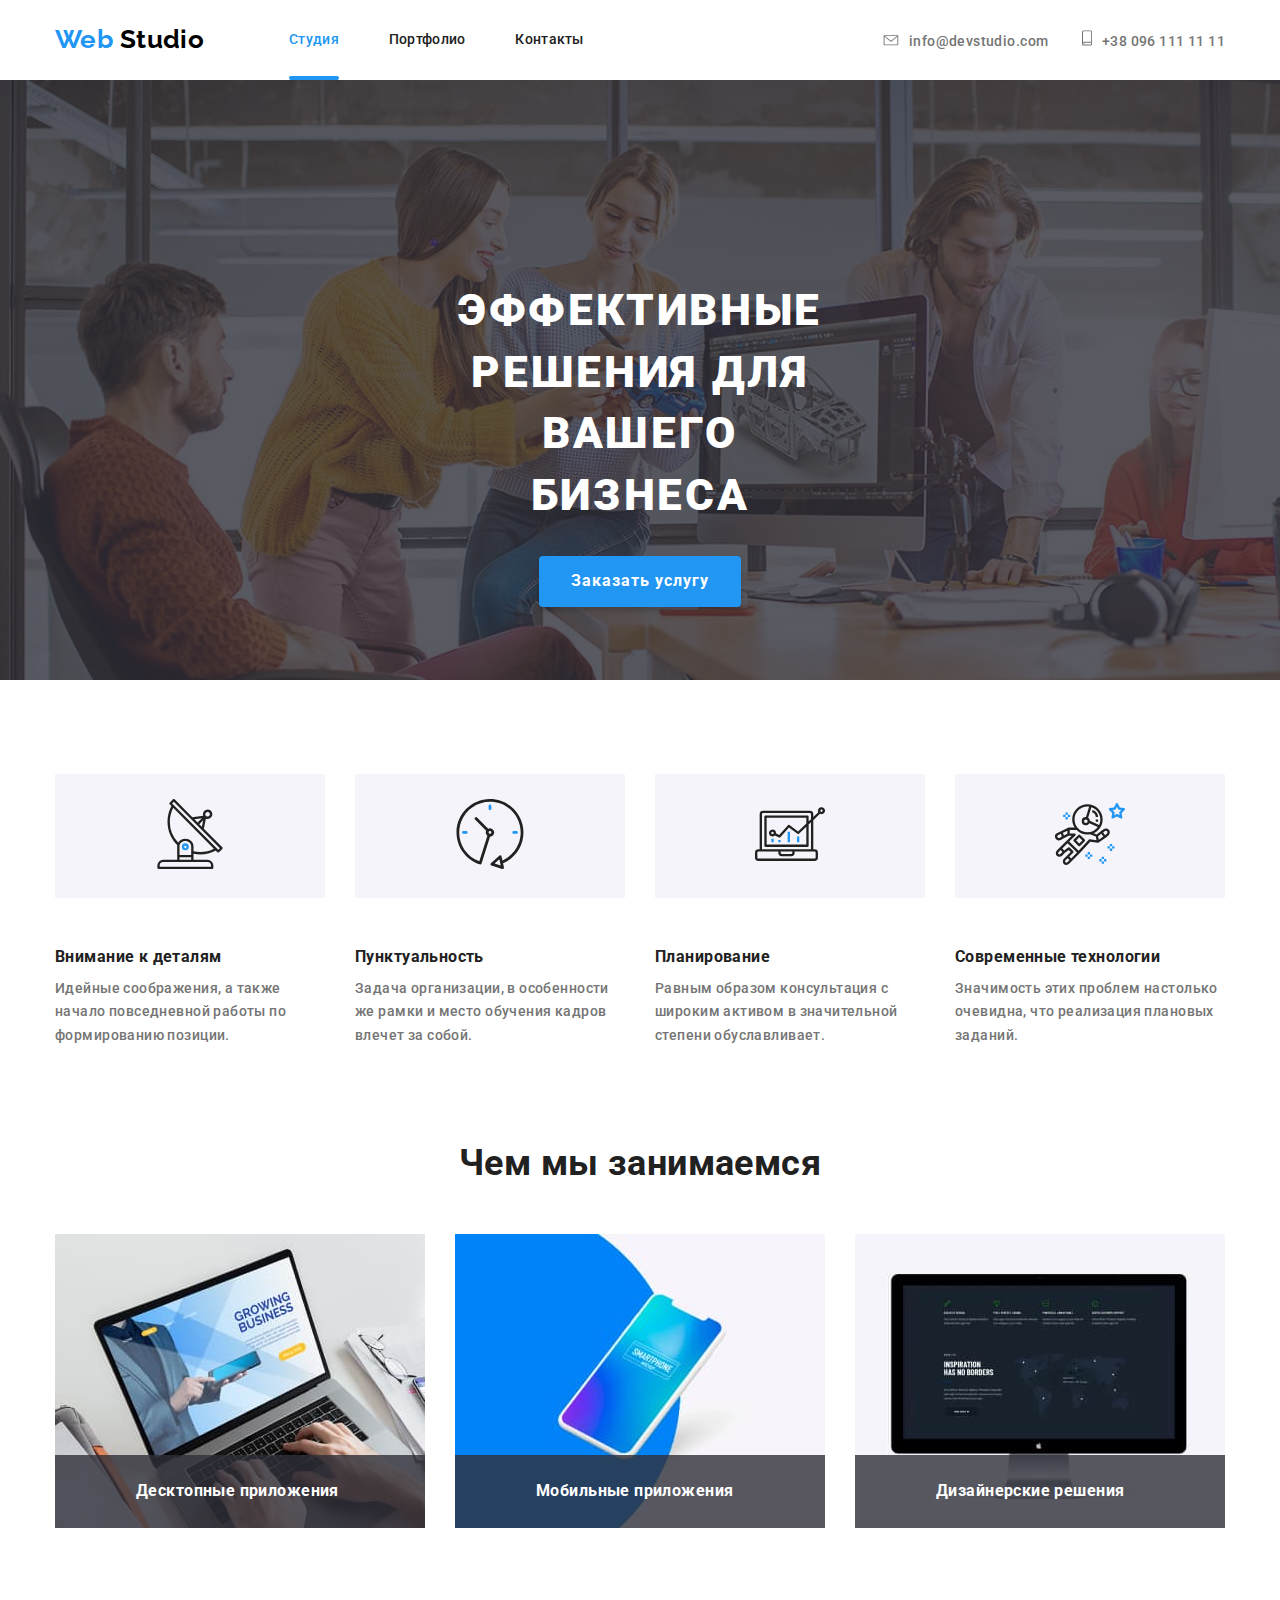
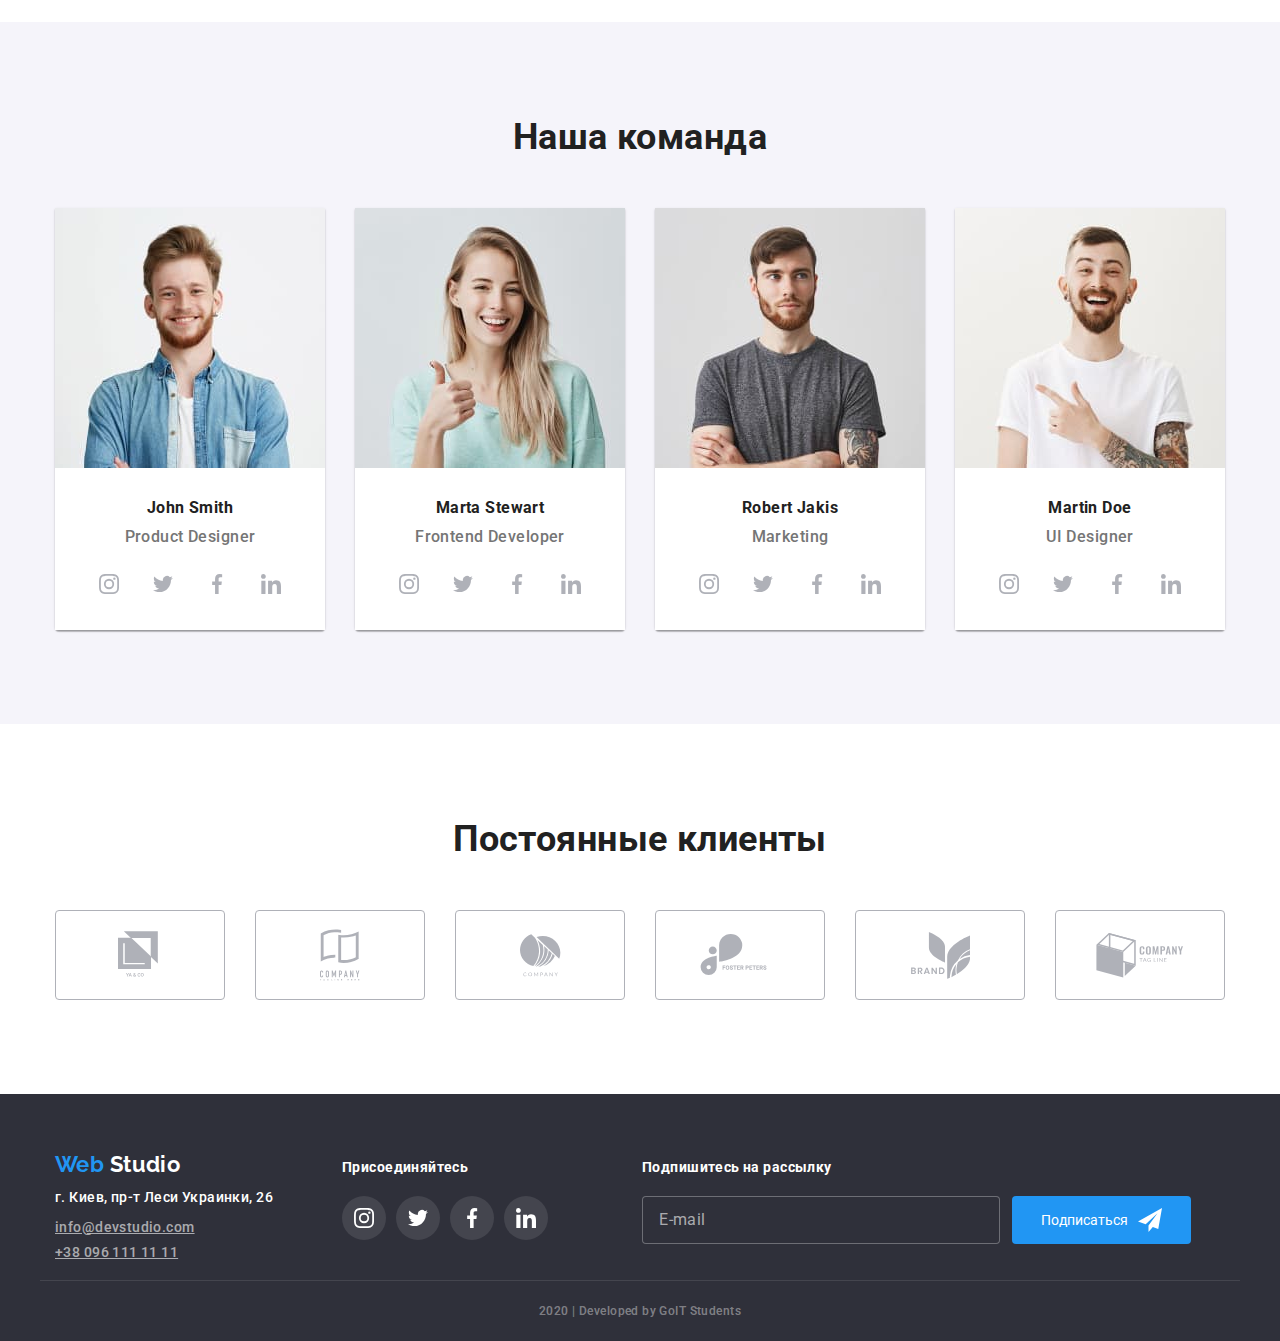
<file: index.html>
<!DOCTYPE html>
<html lang="ru">
<head>
    <meta charset="UTF-8">
    <meta name="viewport" content="width=device-width, initial-scale=1.0">
    <title>Web studio</title>
    <link href="https://fonts.googleapis.com/css2?family=Raleway:wght@700&family=Roboto:wght@300;400;500;700;900&display=swap" rel="stylesheet">
    <link rel="stylesheet" href="https://cdnjs.cloudflare.com/ajax/libs/modern-normalize/0.6.0/modern-normalize.min.css">
    <link rel="stylesheet" href="./css/styles.css">
</head>

<body class="body">


    <!-- header -->
<header class="header-section">
     
    <div class="container header-container">
        
        <nav class="nav-menu"> 
            <a href="" class="logo"><span class="logo-web">Web </span>Studio</a>
            <ul class="nav-header list">
              <li class="nav-item"><a href="./index.html" class="nav-link active">Студия</a></li>
              <li class="nav-item"><a href="./portfolio.html" class="nav-link">Портфолио</a></li>
              <li class="nav-item"><a href="" class="nav-link">Контакты</a></li>
           </ul>
        </nav>

        <div class="address-contact">
            <a href="mailto:info@devstudio.com" class="nav-contacts">
                <svg class="icon-header" width="16px" height="11px">
                    <use href="./img/sprite.svg#icon-envelope"></use>
                    </svg>info@devstudio.com</a>
            <a href="tel:+380961111111" class="nav-contacts">
                <svg class="icon-header" width="10px" height="16px">
                    <use href="./img/sprite.svg#icon-smartphone"></use>
                    </svg>+38 096 111 11 11</a>
        </div>
        
    </div>


 </header>






 <!-- main -->
   <main>


    <!-- main-banner -->
     
      <section class="hero-section">
          <div>
          <h1 class="hero-title">ЭФФЕКТИВНЫЕ РЕШЕНИЯ ДЛЯ ВАШЕГО БИЗНЕСА</h1>
          <button data-modal-open class="btn-open-modal" type="button">Заказать услугу</button>
        </div>
     </section>


  
<!-- advantages -->
<section class="advantages-section">
    
    <div class="container">
        <h2 class="visually-hidden">Наши преимущества</h2>
        
        <ul class="list advantages-list">
            <li class="advantages-link">
                <div class="backgrd-icon-advant">
                <svg class="icon-advantages" width="70px" height="70px">
                <use href="./img/sprite.svg#icon-antena"></use>
                </svg></div>
                <h3 class="advantages-subtitle">Внимание к деталям</h3>
                <p class="advantages-disc">Идейные соображения, а также начало повседневной работы по формированию позиции.</p>
            </li>
            
            <li class="advantages-link">
                <div class="backgrd-icon-advant">
                    <svg class="icon-advantages" width="70px" height="70px">
                    <use href="./img/sprite.svg#icon-clock"></use>
                    </svg></div>
                <h3 class="advantages-subtitle">Пунктуальность</h3>
                <p class="advantages-disc">Задача организации, в особенности же рамки и место обучения кадров влечет за собой.</p>
            </li>
            
            <li class="advantages-link">
                <div class="backgrd-icon-advant">
                    <svg class="icon-advantages" width="70px" height="70px">
                    <use href="./img/sprite.svg#icon-diagram"></use>
                    </svg></div>
                <h3 class="advantages-subtitle">Планирование</h3>
                <p class="advantages-disc">Равным образом консультация с широким активом в значительной степени обуславливает.</p>
            </li>
            
            <li class="advantages-link">
                <div class="backgrd-icon-advant">
                    <svg class="icon-advantages" width="70px" height="70px">
                    <use href="./img/sprite.svg#icon-astronaut"></use>
                    </svg></div>
                <h3 class="advantages-subtitle">Современные технологии</h3>
                <p class="advantages-disc">Значимость этих проблем настолько очевидна, что реализация плановых заданий.</p>
            </li>
        
        </ul>
    </div>

</section>



<!-- our products-->
<section class="products-section">
    
    <div class="container">
        
        <h2 class="products-title">Чем мы занимаемся</h2>
        
        <ul class="list products-list">
            <li class="product-item">
                <div class="products-pad">
                <img src="./img/laptop.jpg" alt="компьютер" width="370" height="294">
                <h3 class="products-subtitle">Десктопные приложения</h3>
            </div>
            </li>
            
            <li class="product-item">
                <div class="products-pad">
                <img src="./img/phone.jpg" alt="телефон" width="370" height="294">
                <h3 class="products-subtitle">Мобильные приложения</h3>
                </div>
            </li>
            
            <li class="product-item">
                <div class="products-pad">
                <img src="./img/monitor.jpg" alt="монитор" width="370" height="294">
                <h3 class="products-subtitle">Дизайнерские решения</h3>
                </div>
            </li>
        </ul>
    
    </div>

</section>
      
<!-- team -->
<section class="team-section">
    
    <div class="container">
        
        <h2 class="team-title">Наша команда</h2>
        
        <ul class="list team-list">
            <li class="team-item">
                <img class="img-team" src="./img/JohnSmith.jpg" alt="Джон Смит" width="270" height="260">
                
                <div class="team-card">
                    <h3 class="team-name">John Smith</h3>
                    <p class="profession">Product Designer</p>

                    <ul class="team-icon-list">
                        
                        <li>
                            <a aria-label="лого инстраграм" class="team-icon-link" href="">
                                <svg class="team-icon" width="20px" height="20px">
                                    <use href="./img/sprite.svg#icon-instagram"></use>
                                </svg>
                            </a>
                        </li>

                        <li>
                            <a aria-label="лого твитер" class="team-icon-link" href="">
                                <svg class="team-icon" width="20px" height="20px">
                                    <use href="./img/sprite.svg#icon-twitter"></use>
                                </svg>
                            </a>
                        </li>

                        <li>
                            <a aria-label="лого фейсбук" class="team-icon-link" href="">
                                <svg class="team-icon" width="20px" height="20px">
                                    <use href="./img/sprite.svg#icon-facebook"></use>
                                </svg>
                            </a>
                        </li>

                        <li>
                            <a aria-label="лого линкедин" class="team-icon-link" href="">
                                <svg class="team-icon" width="20px" height="20px">
                                    <use href="./img/sprite.svg#icon-linkedin"></use>
                                </svg>
                            </a>
                        </li>


                       

                    </ul>
                    
                    
                   
                    
                </div>
            </li>
           

           <li class="team-item">
               <img class="img-team" src="./img/MartaSteward.jpg" alt="Марта Стюард" width="270" height="260">
               
               <div class="team-card">
                   <h3 class="team-name">Marta Stewart</h3>
                   <p class="profession">Frontend Developer</p>

                   <ul class="team-icon-list">
                        
                    <li>
                        <a aria-label="лого инстаграм" class="team-icon-link" href="">
                            <svg class="team-icon" width="20px" height="20px">
                                <use href="./img/sprite.svg#icon-instagram"></use>
                            </svg>
                        </a>
                    </li>

                    <li>
                        <a aria-label="лого твитер" class="team-icon-link" href="">
                            <svg class="team-icon" width="20px" height="20px">
                                <use href="./img/sprite.svg#icon-twitter"></use>
                            </svg>
                        </a>
                    </li>

                    <li>
                        <a aria-label="лого фейсбук" class="team-icon-link" href="">
                            <svg class="team-icon" width="20px" height="20px">
                                <use href="./img/sprite.svg#icon-facebook"></use>
                            </svg>
                        </a>
                    </li>

                    <li>
                        <a aria-label="лого линкидин" class="team-icon-link" href="">
                            <svg class="team-icon" width="20px" height="20px">
                                <use href="./img/sprite.svg#icon-linkedin"></use>
                            </svg>
                        </a>
                    </li>


                   

                </ul>

                   
                    
                    
                </div>
            </li>


            <li class="team-item">
                <img class="img-team" src="./img/RobertJakis.jpg" alt="Роберт" width="270" height="260">
                
                <div class="team-card">
                    <h3 class="team-name">Robert Jakis</h3>
                    <p class="profession">Marketing</p>

                    <ul class="team-icon-list">
                        
                        <li>
                            <a aria-label="лого инстаграм" class="team-icon-link" href="">
                                <svg class="team-icon" width="20px" height="20px">
                                    <use href="./img/sprite.svg#icon-instagram"></use>
                                </svg>
                            </a>
                        </li>

                        <li>
                            <a aria-label="лого твитер" class="team-icon-link" href="">
                                <svg class="team-icon" width="20px" height="20px">
                                    <use href="./img/sprite.svg#icon-twitter"></use>
                                </svg>
                            </a>
                        </li>

                        <li>
                            <a aria-label="лого фейсбук" class="team-icon-link" href="">
                                <svg class="team-icon" width="20px" height="20px">
                                    <use href="./img/sprite.svg#icon-facebook"></use>
                                </svg>
                            </a>
                        </li>

                        <li>
                            <a aria-label="лого линкедин" class="team-icon-link" href="">
                                <svg class="team-icon" width="20px" height="20px">
                                    <use href="./img/sprite.svg#icon-linkedin"></use>
                                </svg>
                            </a>
                        </li>


                       

                    </ul>
                    
                    
                </div>
            </li>



            <li class="team-item">
                <img class="img-team" src="./img/Martindoe.jpg" alt="Мартин Дое" width="270" height="260">
                
                <div class="team-card">
                    <h3 class="team-name">Martin Doe</h3>
                    <p class="profession">UI Designer</p>

                    <ul class="team-icon-list">
                        
                        <li>
                            <a aria-label="лого инстаграм" class="team-icon-link" href="">
                                <svg class="team-icon" width="20px" height="20px">
                                    <use href="./img/sprite.svg#icon-instagram"></use>
                                </svg>
                            </a>
                        </li>

                        <li>
                            <a aria-label="лого твитер" class="team-icon-link" href="">
                                <svg class="team-icon" width="20px" height="20px">
                                    <use href="./img/sprite.svg#icon-twitter"></use>
                                </svg>
                            </a>
                        </li>

                        <li>
                            <a aria-label="лого фейсбук" class="team-icon-link" href="">
                                <svg class="team-icon" width="20px" height="20px">
                                    <use href="./img/sprite.svg#icon-facebook"></use>
                                </svg>
                            </a>
                        </li>

                        <li>
                            <a aria-label="лого линкидин" class="team-icon-link" href="">
                                <svg class="team-icon" width="20px" height="20px">
                                    <use href="./img/sprite.svg#icon-linkedin"></use>
                                </svg>
                            </a>
                        </li>


                       

                    </ul>
                
                </div>
            </li>
        </ul>
    </div>
</section>



<!-- our-costomurs -->
<section class="costumer-section">
    
    <div class="container">
        <h2 class="costumer-title">Постоянные клиенты</h2>
        
        <ul class="list custumer-list">
            
            <li class="customer-item">
                <h3 class="visually-hidden">Компании-1</h3>
                <a aria-label="лого компании 1" class="customer-link-icon" href="">
                    <svg class="costomer-icon" width="44" height="49">
                    <use href="./img/sprite.svg#icon-logoone"></use>
                    </svg>
                </a>
            </li>
            
            <li class="customer-item">
                <h3 class="visually-hidden">Компания-2</h3>
                <a aria-label="лого компании 2" class="customer-link-icon" href="">
                    <svg class="costomer-icon" width="40" height="52">
                    <use href="./img/sprite.svg#icon-logotwo"></use>
                    </svg>
                </a>
                
                
            </li>
            
            <li class="customer-item">
                <h3 class="visually-hidden">Компания-3</h3>
                <a aria-label="лого компании 3" class="customer-link-icon" href="">
                    <svg class="costomer-icon" width="41" height="43">
                    <use href="./img/sprite.svg#icon-logothree"></use>
                    </svg>
                </a>
                
            </li>
            
            <li class="customer-item">
                <h3 class="visually-hidden">Компания-4</h3>
                <a aria-label="лого компании 4" class="customer-link-icon" href="">
                    <svg class="costomer-icon" width="80" height="42">
                    <use href="./img/sprite.svg#icon-logofour"></use>
                    </svg>
                </a>
                
            </li>
            
            <li class="customer-item">
                <h3 class="visually-hidden">Компания-5</h3>
                <a aria-label="лого компании 5" class="customer-link-icon" href="">
                    <svg class="costomer-icon" width="59" height="47">
                    <use href="./img/sprite.svg#icon-logofive"></use>
                    </svg>
                </a>
                
            </li>
            
            <li class="customer-item">
                <h3 class="visually-hidden">Компания-6</h3>
                <a aria-label="лого компании 6" class="customer-link-icon" href="">
                    <svg class="costomer-icon" width="88" height="45">
                    <use href="./img/sprite.svg#icon-logsix"></use>
                    </svg>
                </a>
                
            </li>
        </ul>
    </div>
</section> 
</main>






<!-- footer -->
<footer class="footer">
    
    <div class="container footer-container">
        
        <div class="footer-list">
            <a class="footer-logo" href="">Web <span class="footer-logo-studio">Studio</span></a>
            
            <address>
                <p class="footer-address">г. Киев, пр-т Леси Украинки, 26</p> 
                <a class="footer-contacts" href="mailto:info@devstudio.com">info@devstudio.com</a>
                <a class="footer-contacts" href="tel:0961111111">+38 096 111 11 11</a>
            </address>
        </div>
        
        
        <div class="footer-list footer-join">
            
            <b class="footer-auth">Присоединяйтесь</b>
            <ul class="footer-auth-list list">
                <li class="footer-auth-item">
                        <a aria-label="лого инстаграм" class="footer-icon-link" href="">
                            <svg class="team-icon footer-icon" width="20px" height="20px">
                                <use href="./img/sprite.svg#icon-instagram"></use>
                            </svg>
                        </a>
                    </li>

                    <li class="footer-auth-item">
                        <a aria-label="лого твиттер" class="footer-icon-link" href="">
                            <svg class="team-icon footer-icon" width="20px" height="20px">
                                <use href="./img/sprite.svg#icon-twitter"></use>
                            </svg>
                        </a>
                    </li>

                    <li class="footer-auth-item">
                        <a aria-label="лого фейсбук" class="footer-icon-link" href="">
                            <svg class="team-icon footer-icon" width="20px" height="20px">
                                <use href="./img/sprite.svg#icon-facebook"></use>
                            </svg>
                        </a>
                    </li>

                    <li class="footer-auth-item">
                        <a aria-label="лого линкедин" class="footer-icon-link" href="">
                            <svg class="team-icon footer-icon" width="20px" height="20px">
                                <use href="./img/sprite.svg#icon-linkedin"></use>
                            </svg>
                        </a>
                    </li>


                   

                
            </ul>
        </div>
        
        
        <div class="footer-list">
            
            <b class="footer-auth">Подпишитесь на рассылку</b>
            <form class="form-footer">
                <input class="input-footer" type="email" name="mail" placeholder="E-mail">
                <button class="button-footer" type="submit">Подписаться<svg class="icon-send" width="24" height="24">
                    <use href="./img/sprite.svg#icon-send"></use>
                </svg></button>
            </form>
            
             
        </div>
    
    </div>
    
    <p class="footer-developer">2020 | Developed by GoIT Students</p>

</footer>

<!-- Модальное окно -->
 <div class="backdrop is-hidden" data-modal>
     <form class="modal-form">
         
        <p class="modal-title">Оставьте свои данные, мы вам перезвоним</p>
        
        <p class="modal-box">
            <input class="modal-input" type="text" name="feedback" id="name" placeholder=" ">
            <label class="modal-label" for="name">Имя</label>
            <svg class="icon-modal" width="18" height="18">
                <use href="./img/sprite.svg#icon-person-black"></use>
            </svg>
        </p>
        
        <p class="modal-box">
            <input class="modal-input" type="tel" name="feedback" id="tel" placeholder=" ">
            <label class="modal-label" for="tel">Телефон</label>
            <svg class="icon-modal" width="18" height="18">
                <use href="./img/sprite.svg#icon-phone-black"></use>
            </svg>
        </p>
        
        <p class="modal-box">
            <input class="modal-input" type="email" name="feedback" id="mail" placeholder=" ">
            <label class="modal-label" for="mail">Почта</label>
            <svg class="icon-modal" width="18" height="18">
                <use href="./img/sprite.svg#icon-email-black"></use>
            </svg>
        </p>
        
        <p class="modal-box textarea-box">
            <textarea class="modal-textarea" name="feedback" id="coments" placeholder="Коментарий"></textarea>
            
        </p>
        
        <p class="checkbox">
            <label class="label-checkbox">
                <input class="modal-checkbox" type="checkbox" name="feedback">
                <span class="icon-checkbox"></span>Соглашаюсь с рассылкой и принимаю <a class="contract-link" href="">Условия договора</a>
            </label>
            
        </p>
        
        <button class="modal-btn" type="submit">Отправить</button>
        
        <button class="modal-btn-close" data-modal-close>
            
            <svg class="icon-close" width="18" height="18">
                <use href="./img/sprite.svg#icon-close-black"></use>
            </svg>
        </button>

    </form>

</div>

<script src="./js/modal.js"></script>
</body>
</html>
</file>
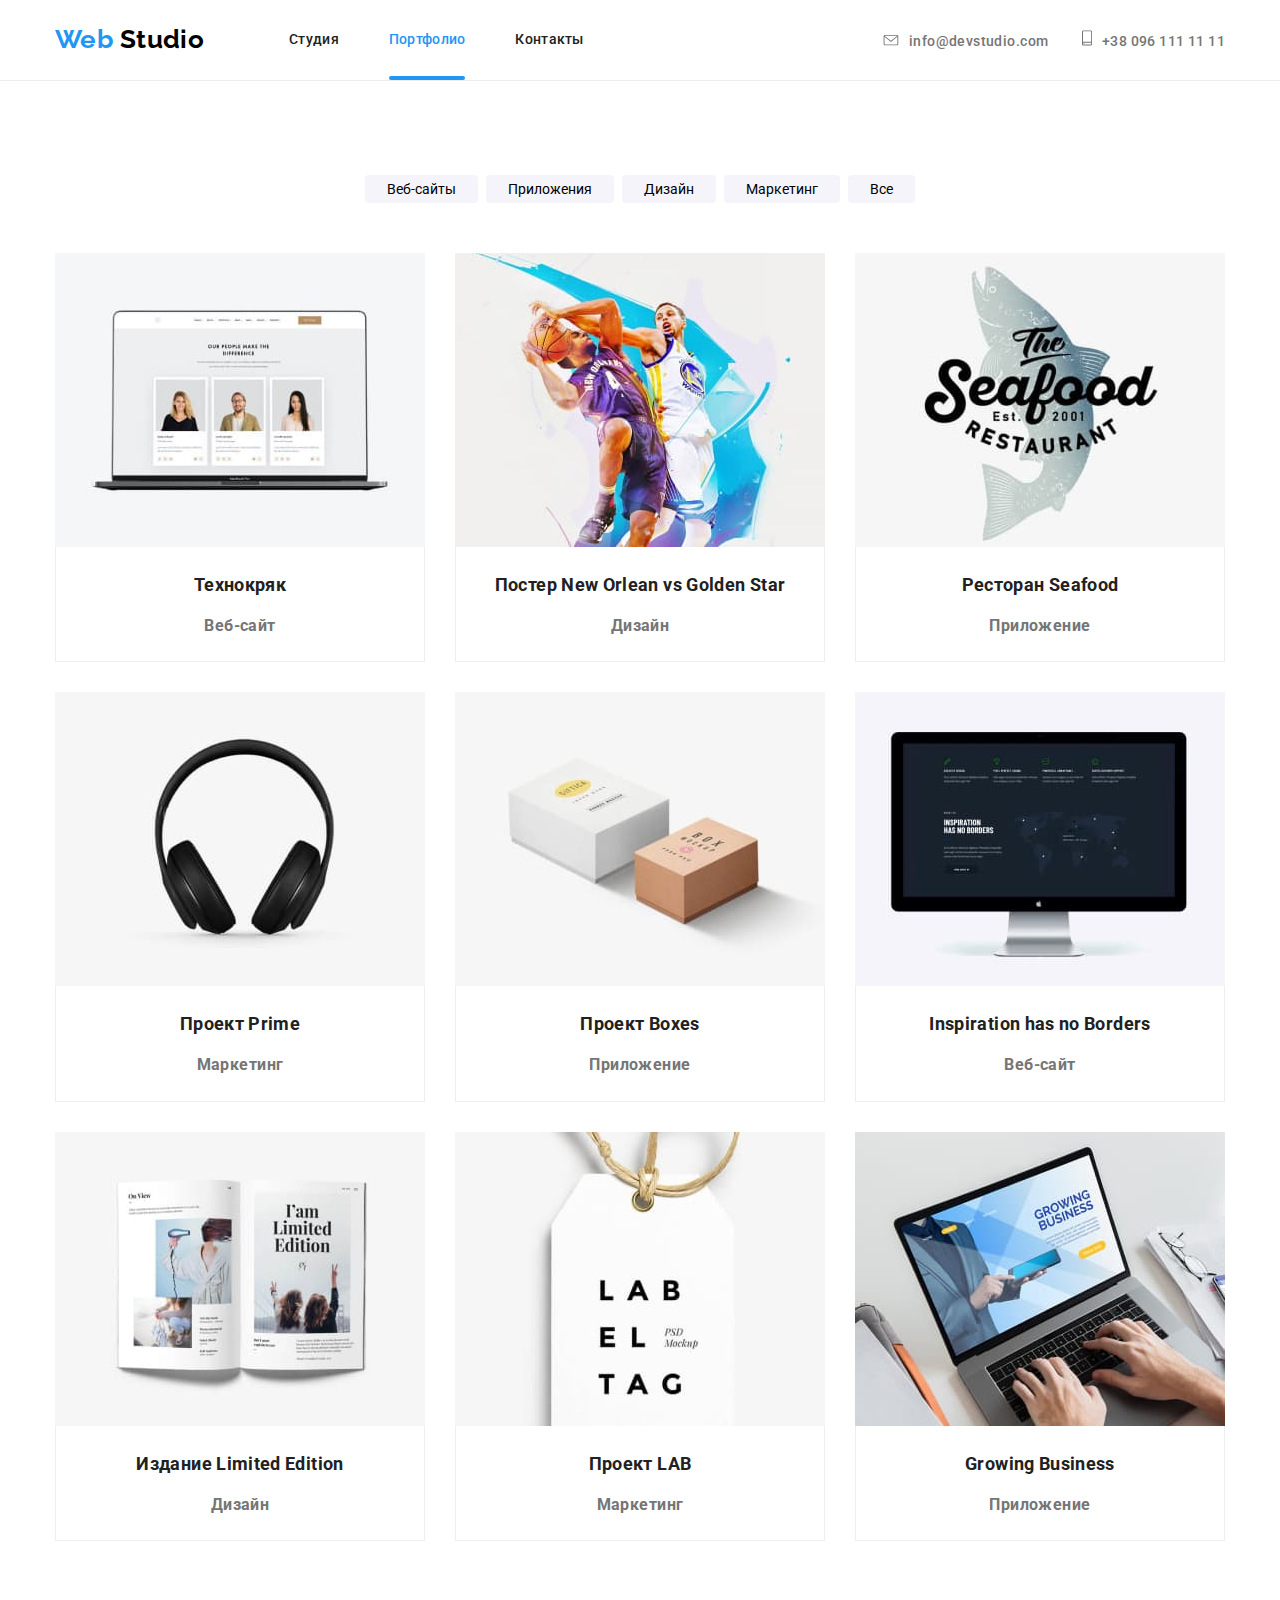
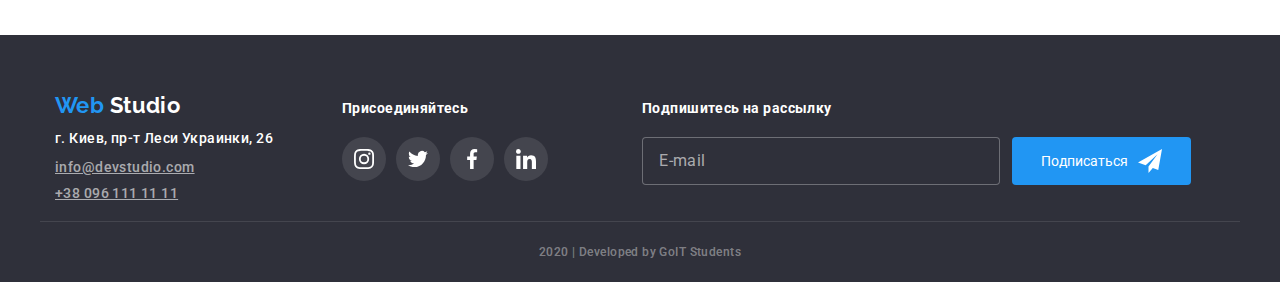
<file: portfolio.html>
<!DOCTYPE html>
<html lang="ru">
<head>
    <meta charset="UTF-8">
    <meta name="viewport" content="width=device-width, initial-scale=1.0">
    <title>Portfolio</title>
    <link href="https://fonts.googleapis.com/css2?family=Raleway:wght@700&family=Roboto:wght@300;400;500;700;900&display=swap" rel="stylesheet">
    <link rel="stylesheet" href="https://cdnjs.cloudflare.com/ajax/libs/modern-normalize/0.6.0/modern-normalize.min.css">
    <link rel="stylesheet" href="./css/styles.css">
</head>
<body class="body">
 
   <!-- header -->
   <header class="header-section">
     
      <div class="container header-container">
          
          <nav class="nav-menu"> 
              <a href="./index.html" class="logo"><span class="logo-web">Web </span>Studio</a>
              <ul class="nav-header list">
                <li class="nav-item"><a href="./index.html" class="nav-link">Студия</a></li>
                <li class="nav-item"><a href="./portfolio.html" class="nav-link active">Портфолио</a></li>
                <li class="nav-item"><a href="" class="nav-link">Контакты</a></li>
             </ul>
          </nav>
  
          <div class="address-contact">
              <a href="mailto:info@devstudio.com" class="nav-contacts">
                  <svg class="icon-header" width="16px" height="11px">
                      <use href="./img/sprite.svg#icon-envelope"></use>
                      </svg>info@devstudio.com</a>
              <a href="tel:+380961111111" class="nav-contacts">
                  <svg class="icon-header" width="10px" height="16px">
                      <use href="./img/sprite.svg#icon-smartphone"></use>
                      </svg>+38 096 111 11 11</a>
          </div>
          
      </div>
  
  
   </header>


 
   <!-- main -->
<main>
   
   <section class="portfolio-section">
      <div class="container">
         
         <ul class="portfolio-nav-list">
            <li class="portfolio-nav-link"><button class="radio-btn" type="button">Веб-сайты</button></li>
            <li class="portfolio-nav-link"><button class="radio-btn" type="button">Приложения</button></li>
            <li class="portfolio-nav-link"><button class="radio-btn" type="button">Дизайн</button></li>
            <li class="portfolio-nav-link"><button class="radio-btn" type="button">Маркетинг</button></li>
            <li class="portfolio-nav-link"><button class="radio-btn" type="button">Все</button></li>
         </ul>
         

         <!-- список продуктов компании -->

         <h1 class="visually-hidden">Все проэкты</h1>
         
         <ul class="portfolio-projects-list">
            
            <li class="portfolio-projects-item">
               
               <a class="portfolio-projects-link" href="">
                  <div class="portfolio-pad">
                  <img class="portfolio-projects-img" src="./img/laptemok.jpg" alt="ноутбук">
                  <p class="portfolio-projects-disk">Технокряк это современная площадка распространения коронавируса. Компании используют эту платформу для цифрового шпионажа и атак на защищённые сервера конкурентов.</p>
                  </div>
                  
                  <div class="portfolio-card">
                     <h2  class="portfolio-projects-title">Технокряк</h2>
                     <h3  class="portfolio-projects-subtitle">Веб-сайт</h3>
                     
                  </div>
               </a>
           </li>
         
         
           <li class="portfolio-projects-item">
            
            <a class="portfolio-projects-link" href="">
               <div class="portfolio-pad">
               <img class="portfolio-projects-img" src="./img/poster.jpg" alt="баскетболисты">
               <p class="portfolio-projects-disk">Технокряк это современная площадка распространения коронавируса. 
                  Компании используют эту платформу для цифрового шпионажа и атак на защищённые сервера конкурентов.
               </p>
            </div>
            
               <div class="portfolio-card">
                  <h2 class="portfolio-projects-title">Постер New Orlean vs Golden Star</h2>
                  <h3 class="portfolio-projects-subtitle">Дизайн</h3>
               </div>
               
            </a>

         </li>
         
         
         <li class="portfolio-projects-item">
            <a class="portfolio-projects-link" href="">
               <div class="portfolio-pad">
               <img class="portfolio-projects-img" src="./img/seafood.jpg" alt="название ресторана seafood">
               <p class="portfolio-projects-disk">Технокряк это современная площадка распространения коронавируса. 
                  Компании используют эту платформу для цифрового шпионажа и атак на защищённые сервера конкурентов.
               </p>
            </div>
               <div class="portfolio-card">
                  <h2 class="portfolio-projects-title">Ресторан Seafood</h2>
                  <h3 class="portfolio-projects-subtitle">Приложение</h3>
                  
               </div>
               
            </a>
         </li>
         
         <li class="portfolio-projects-item">
            <a class="portfolio-projects-link" href="">
               <div class="portfolio-pad">
               <img class="portfolio-projects-img" src="./img/headphone.jpg" alt="наушники">
               <p class="portfolio-projects-disk">Технокряк это современная площадка распространения коронавируса. 
                  Компании используют эту платформу для цифрового шпионажа и атак на защищённые сервера конкурентов.
               </p>
               </div>

               <div class="portfolio-card">
                  <h2 class="portfolio-projects-title">Проект Prime</h2>
                  <h3 class="portfolio-projects-subtitle">Маркетинг</h3>
                  
               </div>
               
            </a>
         </li>
         
         
         <li class="portfolio-projects-item">
            <a class="portfolio-projects-link" href="">
               <div class="portfolio-pad">
               <img class="portfolio-projects-img" src="./img/boxes.jpg" alt="коробки">
               <p class="portfolio-projects-disk">Технокряк это современная площадка распространения коронавируса. 
                  Компании используют эту платформу для цифрового шпионажа и атак на защищённые сервера конкурентов.
               </p>
               </div>

               <div class="portfolio-card">
                  <h2 class="portfolio-projects-title">Проект Boxes</h2>
                  <h3 class="portfolio-projects-subtitle">Приложение</h3>
                  
               </div>
            </a>
         </li>
         
         <li class="portfolio-projects-item">
            <a class="portfolio-projects-link" href="">
               <div class="portfolio-pad">
               <img class="portfolio-projects-img" src="./img/monpage.jpg" alt="монитор">
               <p class="portfolio-projects-disk">Технокряк это современная площадка распространения коронавируса. 
                  Компании используют эту платформу для цифрового шпионажа и атак на защищённые сервера конкурентов.
               </p>
               </div>

               <div class="portfolio-card">
                  <h2 class="portfolio-projects-title">Inspiration has no Borders</h2>
                  <h3 class="portfolio-projects-subtitle">Веб-сайт</h3>
                  
               </div>
               
            </a>
         </li>
         
         
         <li class="portfolio-projects-item">
            <a class="portfolio-projects-link" href="">
               <div class="portfolio-pad">
               <img class="portfolio-projects-img" src="./img/book.jpg" alt="книжка">
               <p class="portfolio-projects-disk">Технокряк это современная площадка распространения коронавируса. 
                  Компании используют эту платформу для цифрового шпионажа и атак на защищённые сервера конкурентов.
               </p>
               </div>
               
               <div class="portfolio-card">
                  <h2 class="portfolio-projects-title">Издание Limited Edition</h2>
                  <h3 class="portfolio-projects-subtitle">Дизайн</h3>
                  
               </div>
               
            </a>
         </li>
         
         <li class="portfolio-projects-item">
            <a class="portfolio-projects-link" href="">
               <div class="portfolio-pad">
               <img class="portfolio-projects-img" src="./img/labproject.jpg" alt="название проэкта lab">
               <p class="portfolio-projects-disk">Технокряк это современная площадка распространения коронавируса. 
                  Компании используют эту платформу для цифрового шпионажа и атак на защищённые сервера конкурентов.
               </p>
             </div>

               <div class="portfolio-card">
                  <h2 class="portfolio-projects-title">Проект LAB</h2>
                  <h3 class="portfolio-projects-subtitle">Маркетинг</h3>
                  
               </div>
               
            </a>
         </li>
         
         <li class="portfolio-projects-item">
            <a class="portfolio-projects-link" href="">
               <div class="portfolio-pad">
               <img class="portfolio-projects-img " src="./img/laptop.jpg" alt="">
               <p class="portfolio-projects-disk">Технокряк это современная площадка распространения коронавируса. 
                  Компании используют эту платформу для цифрового шпионажа и атак на защищённые сервера конкурентов.
               </p>
            </div>

               <div class="portfolio-card">
                  <h2 class="portfolio-projects-title">Growing Business</h2>
                  <h3 class="portfolio-projects-subtitle">Приложение</h3>
                  
               </div>
               
            </a>
         </li>
      
      </ul>
   
   </div>

</section>

</main>
 


<!-- footer -->
<footer class="footer">
    
   <div class="container footer-container">
       
       <div class="footer-list">
           <a class="footer-logo" href="">Web <span class="footer-logo-studio">Studio</span></a>
           
           <address>
               <p class="footer-address">г. Киев, пр-т Леси Украинки, 26</p> 
               <a class="footer-contacts" href="mailto:info@devstudio.com">info@devstudio.com</a>
               <a class="footer-contacts" href="tel:0961111111">+38 096 111 11 11</a>
           </address>
       </div>
       
       
       <div class="footer-list footer-join">
           
           <b class="footer-auth">Присоединяйтесь</b>
           <ul class="footer-auth-list list">
               <li class="footer-auth-item">
                       <a aria-label="лого инстаграм" class="footer-icon-link" href="">
                           <svg class="team-icon footer-icon" width="20px" height="20px">
                               <use href="./img/sprite.svg#icon-instagram"></use>
                           </svg>
                       </a>
                   </li>

                   <li class="footer-auth-item">
                       <a aria-label="лого твиттер" class="footer-icon-link" href="">
                           <svg class="team-icon footer-icon" width="20px" height="20px">
                               <use href="./img/sprite.svg#icon-twitter"></use>
                           </svg>
                       </a>
                   </li>

                   <li class="footer-auth-item">
                       <a aria-label="лого фейсбук" class="footer-icon-link" href="">
                           <svg class="team-icon footer-icon" width="20px" height="20px">
                               <use href="./img/sprite.svg#icon-facebook"></use>
                           </svg>
                       </a>
                   </li>

                   <li class="footer-auth-item">
                       <a aria-label="лого линкедин" class="footer-icon-link" href="">
                           <svg class="team-icon footer-icon" width="20px" height="20px">
                               <use href="./img/sprite.svg#icon-linkedin"></use>
                           </svg>
                       </a>
                   </li>


                  

               
           </ul>
       </div>
       
       
       <div class="footer-list">
           
           <b class="footer-auth">Подпишитесь на рассылку</b>
           <form class="form-footer">
               <input class="input-footer" type="email" name="mail" id="mail" placeholder="E-mail">
               <button class="button-footer" type="submit">Подписаться<svg class="icon-send" width="24" height="24">
                   <use href="./img/sprite.svg#icon-send"></use>
               </svg></button>
           </form>
           
            
       </div>
   
   </div>
   
   <p class="footer-developer">2020 | Developed by GoIT Students</p>

</footer>

</body>
</html>
</file>
<file: css/styles.css>
html {
    box-sizing: border-box;
  }
  
  *,
  *::before,
  *::after {
    box-sizing: inherit;
  }
  

:root
{
    --primery-text-color:#212121;
    --accent-color:#757575;
 }


img
{
    display: block;
    
}


.body
{
   font-family: 'Roboto', sans-serif;
   background-color: #FFFFFF;
   font-size: 14px;
   line-height: 1.14;
   font-weight: 500;
   letter-spacing: 0.03em;
  
}

/* Container */

.container
{
    margin-left: auto;
    margin-right: auto;
    width: 1200px;
    padding-left: 15px;
    padding-right: 15px;
    

}



.list
{
    list-style: none;
    margin: 0;
    padding: 0;
}


/* невидимые заголовки */
.visually-hidden
{
    position: absolute;
    width: 1px;
    height: 1px;
    margin: -1px;
    border: 0;
    padding: 0;
    clip: rect(0 0 0 0);
    overflow: hidden;
}



/* header */


.nav-header
{
    
    display: flex;
    
}

.nav-menu
{
    display: flex;
    align-items: center;
}

/* logo*/
.logo
{
    display: block;
    margin-right: 85px;

    color: #000000;
    font-family: 'Raleway', sans-serif;
    font-size: 26px;
    line-height: 1.2;
    font-weight: 700;
    text-decoration: none;
}

.logo-web
{
   color: #2196F3;
}



/* headers navigation */

.nav-item
{
    position: relative;
}


.nav-item:not(:last-child)
{
    margin-right: 50px;
   }




.nav-link
{
    display: block;
    padding-top: 32px;
    padding-bottom: 32px;
    color: var(--primery-text-color);
    letter-spacing: 0.02em;
    text-decoration: none;
    transition-property: color;
    transition-duration: 250ms;
    transition-timing-function: cubic-bezier(0.4, 0, 0.2, 1);
}




.nav-link:hover,.nav-link:focus
{
    color:#2196F3;

}

.active 
{
    color: #2196F3;;
}

.active::after
{
    content: '';
    position: absolute;
    bottom: 0;
    left: 0;

    height: 4px;
    width: 100%;
    border-radius: 2px;
    background-color: #2196F3;
}


/* headers contacts */

.header-container
{
    display: flex;
    align-items: center;
}

.address-contact
{
   
    margin-left: auto;
}


.nav-contacts
{
  
    padding-top: 32px;
    padding-bottom: 32px;
    color: var(--accent-color);
    text-decoration: none;
    font-style: normal;
    transition-property: color;
    transition-duration: 250ms;
    transition-timing-function: cubic-bezier(0.4, 0, 0.2, 1);
}
.nav-contacts:hover,.nav-contacts:focus
{
    color:#2196F3;
}

.nav-contacts:not(:last-child)
{
    margin-right: 30px;
}






.icon-header
{
   
    margin-right: 10px;
    fill: #757575;
    transition-property: fill;
    transition-duration: 250ms;
    transition-timing-function: cubic-bezier(0.4, 0, 0.2, 1);
}


.nav-contacts:hover .icon-header
{
    fill:#2196F3;
}


/* buttons */
.button
{
    font-weight: 700;
    line-height: 1.88;
    display: inline-block;
    min-width: 200px;
    color: #FFFFFF;
    background-color: #2196F3;
    font-size: 16px;
    text-decoration: none;
    border-radius: 4px;
    text-align: center;
    transition-property: color;
    transition-duration: 250ms;
    transition-timing-function: cubic-bezier(0.4, 0, 0.2, 1);
    
}

.button:hover,.button:focus
{
    color: #2F303A;;
}


.button.primery
{
    padding: 10px 32px;
}

.button.secondary
{
    display: flex;
    padding: 10px 28px;
    align-items: center;
}


/* main banner */

.hero-section
{
    max-width: 1600px;
    height: 600px;
    margin-left: auto;
    margin-right: auto;
    padding-top: 200px;
    padding-bottom: 280px;
    padding-right: 452px;
    padding-left: 452px;
    
    text-align: center;
    background-image: linear-gradient(rgba(47, 48, 58, 0.8),rgba(47, 48, 58, 0.8)), url(../img/mainban.jpg);
    background-color: black;
    
}


.hero-title
{
    
    margin-top: 0px;
    margin-bottom: 30px;

    
    font-size: 44px;
    font-weight: 900;
    line-height: 1.4;
    letter-spacing: 0.06em;
    color: #FFFFFF;
    
    
  
}







/* advantages */
.advantages-section
{
    padding-top: 94px;
}

.backgrd-icon-advant
{   
    padding: 25px 100px;
    margin-bottom: 50px;
    
    background-color: #F5F4FA;
}



.advantages-list
{
    display: flex;

}


.advantages-link
{
width: calc((100%-90px) / 4);
}


.advantages-link:not(:last-child)
{
    margin-right: 30px;
}


.advantages-subtitle
{
    color: var(--primery-text-color);
    font-weight: 700;
    margin-top: 0px;
    margin-bottom: 10px;
    padding: 0;
}

.advantages-disc
{
    color: var(--accent-color);
    line-height: 1.7;
    margin: 0px;
    padding: 0px;
}

/* our products */

.products-section
{
    padding-top: 94px;
    padding-bottom: 94px;
}

.products-list
{
    display: flex;
}

.product-item
{
    width: calc((100%-60px) / 3);
}

.product-item:not(:last-child)
{
margin-right: 30px;
}

.products-pad
{
    position: relative;
}



.products-title
{   
    padding: 0;
    margin-top: 0px;
    margin-bottom: 50px;
    margin-left: 0px;
    margin-right: 0px;
    text-align: center;
    color: var(--primery-text-color);
    font-size: 36px;
    font-weight: 700;
    line-height: 1.17;
    
}

.products-subtitle
{
    position: absolute;
    bottom: 0;
    left: 0;
    width: 100%;
    color: #FFFFFF;
    font-weight: 700;
    background-color: rgba(47, 48, 58, 0.8);
    padding: 27px 81px;
    margin: 0px;
}




/* team */

.team-section
{
    background-color: #F5F4FA;
    padding-top: 94px;
    padding-bottom: 94px;
}



.team-list
{
    display: flex;
    justify-content: space-between;
}


.team-item
{
    width: calc((100%-90px) / 4);

    box-shadow: 0px 2px 1px rgba(0, 0, 0, 0.2), 0px 1px 1px rgba(0, 0, 0, 0.14), 0px 1px 3px rgba(0, 0, 0, 0.12);
    border-radius: 0px 0px 4px 4px;
}

.team-item:not(:last-child)
{
    margin-right: 30px;
}

.team-title
{
    margin-top: 0px;
    margin-right: 0px;
    margin-bottom: 50px;
    margin-left: 0px;
    padding: 0px;
    text-align: center;
    color: var(--primery-text-color);
    font-size: 36px;
    font-weight: 700;
    line-height: 1.17;
    
}



.team-card
{
    padding: 30px 32px 24px;
    background-color: #FFFFFF;

    
}

.team-name
{
    
    color: var(--primery-text-color);
    font-size: 16px;
    line-height: 1.19;
    margin-top: 0px;
    margin-bottom: 10px;
    text-align: center;
}

.profession
{
    text-align: center;
    color: var(--accent-color);
    font-size: 16px;
    line-height: 1.19;
    margin-top: 0px;
    margin-bottom: 16px;
}

.team-icon-list
{
    display: flex;
    justify-content: space-between;
    list-style: none;
    padding: 0px;
    margin: 0px;
}

.team-icon-link
{
    display: flex;
    justify-content: center;
    align-items: center;
    width: 44px;
    height: 44px;
    border-radius: 50px;
    color: #AFB1B8;

    transition: background-color 250ms cubic-bezier(0.4, 0, 0.2, 1), color 250ms cubic-bezier(0.4, 0, 0.2, 1);

}

.team-icon-link:hover,
.team-icon-link:focus
{
    background-color: #2196F3;
    color: #FFFFFF;
}



.team-icon
{
    fill: currentColor;   
    
}




.costumer-section
{
  padding-top: 94px;
  padding-bottom: 94px;
}

.custumer-list
{
    display: flex;
    margin: 0px;
    padding: 0px;
    justify-content: space-between;
    
}

.customer-item
{
    width: calc((100% - 150px) / 6);
}
.customer-item:not(:last-child)
{
    margin-right: 30px;
}



.costumer-title
{
    text-align: center;
    color: var(--primery-text-color);
    font-size: 36px;
    font-weight: 700;
    line-height: 1.17;
    margin-top: 0px;
    margin-right: 0px;
    margin-bottom: 50px;
    margin-left: 0px;
    padding: 0px;
}

.costumer-subtitle
{
    display: none;
    margin: 0px;
    padding: 0px;
}





.customer-link-icon
{
    display: flex;
    justify-content: center;
    align-items: center;
    margin: 0px;
    padding: 0px;
    width: 170px;
    height: 90px;
    border: 1px solid #AFB1B8;
    border-radius: 4px;
    transition: border 250ms cubic-bezier(0.4, 0, 0.2, 1), color 250ms cubic-bezier(0.4, 0, 0.2, 1);
    color: #AFB1B8;

    
}

.customer-link-icon:hover
{
    border: 1px solid #2196F3;
    color: #2196F3;
}

.costomer-icon
{
   fill: currentColor;
   
}




/* footer */
.footer
{
    padding-top: 57px;
    padding-bottom: 18px;
    background-color: #2F303A;
}

.footer-container
{
    display: flex;
    margin-bottom: 18px;
    align-items: baseline;
    border-bottom: 1px solid rgba(255, 255, 255, 0.1);
}


.footer-list:not(:last-child)
{
    margin-right: 69px;
    margin-bottom: 20px;
}

.footer-join.footer-list
{
    margin-right: 94px;
}


.footer-logo
{
    display: block;
    margin-bottom: 8px;
    color: #2196F3;
    font-family: 'Raleway', sans-serif;
    font-size: 22px;
    line-height: 1.2;
    font-weight: 700;
    text-decoration: none;
    
}
.footer-logo-studio
{
    color: #FFFFFF;
}

.footer-address
{
    display: block;
    margin-top: 0px;
    margin-bottom: 9px;
    color: #FFFFFF;
    line-height: 1.7;
    font-style: normal;
}


.footer-contacts
{
    display: block;
    
 line-height: 1.17;
 color: rgba(255, 255, 255, 0.6);
 font-style: normal;
 transition: color 250ms cubic-bezier(0.4, 0, 0.2, 1);
}

.footer-contacts:not(:last-child)
{
    margin-bottom: 9px;
}

.footer-contacts:hover
{
    color: #2196F3;
}

.footer-auth
{
    display: block;
    margin-bottom: 20px;
    color: #FFFFFF;
    font-weight: 700;
}



.footer-auth-link
{
    color: #FFFFFF;
    list-style: none;
}
.footer-auth-link:hover,.footer-auth-link:active
{
    color: #2196F3;
}

.footer-auth-list
{
    display: flex;
}

.footer-icon-link
{
    display: flex;
    justify-content: center;
    align-items: center;
    width: 44px;
    height: 44px;
    border-radius: 50px;
    background-color: rgba(255, 255, 255, 0.1);
    transition: background-color 250ms cubic-bezier(0.4, 0, 0.2, 1);
}

.footer-icon-link:hover,
.footer-icon-link:focus
{
    background-color: #2196F3;
}

.footer-icon
{
    fill: #FFFFFF;
}

.footer-auth-item:not(:last-child)

{
margin-right: 10px;
}

.footer-sign
{
    margin-right: 10px;
}

.icon-send
{
    
    fill: currentColor;
    margin-left: 10px;
    
}


.secondary
{
    color:#FFFFFF;
    transition: color 250ms cubic-bezier(0.4, 0, 0.2, 1);
}


.secondary:hover 
{
    color :#2F303A;;
}

.footer-developer
{
    text-align: center;
    margin-top: 0px;
    margin-bottom: 0px;
    color: rgba(255, 255, 255, 0.4);
    font-size: 12px;
    line-height: 2;
    
}

.form-footer
{
    display: flex;
    
}


.input-footer
{
    margin-right: 12px;
    min-width: 358px;
    padding: 15px 16px;
    border-radius: 4px;
    color: #FFFFFF;
    border: 1px solid rgba(255, 255, 255, 0.3);
    background-color: #2F303A;

}

.input-footer::placeholder
{
    color: rgba(255, 255, 255, 0.6);
    font-size: 16px;
    line-height: 1.3;
    letter-spacing: 0.03em;


}



.button-footer
{
    padding: 10px 29px;
    display: flex;
    align-items: center;
    background-color: #2196F3;
    color: #FFFFFF;
    
}

.button-footer:hover 
{
    cursor: pointer;
    color: #2F303A;
}




            /* portfolio */

.portfolio-header
{
    margin-bottom: 93px;
}


/* portfolio main */


.portfolio-section
{
    border-top: 1px solid #ECECEC;
    padding-top: 94px;
    padding-bottom: 94px;
}

.portfolio-nav-list
{
    display: flex;
    justify-content: center;
    margin-top: 0px;
    margin-bottom: 50px;
    padding: 0px;
    list-style: none;
}


/* радио кнопки */
button
{
    border: none;
    padding: 6px 22px;
    background-color: #F5F4FA;
    border-radius: 4px;
}

.portfolio-nav-link:not(:last-child)
{
    margin-right: 8px;
}



/* portfolio projects */


.radio-btn
{
    background: #F5F4FA;
    border-radius: 4px;
    
    cursor: pointer;
    transition: 250ms cubic-bezier(0.4, 0, 0.2, 1);
}

.radio-btn:hover
{
    color: #FFFFFF;
    background-color: #2196F3;
    box-shadow: 0px 2px 2px rgba(0, 0, 0, 0.12), 0px 1px 2px rgba(0, 0, 0, 0.08), 0px 3px 1px rgba(0, 0, 0, 0.1);
}

.portfolio-card
{
    padding: 20px 24px;
    border-right: 1px solid #EEEEEE; 
    border-bottom: 1px solid #EEEEEE; 
    border-left: 1px solid #EEEEEE;
    
}

.portfolio-title
{
    display: none;
}


.portfolio-projects-list
{
    display: flex;
    flex-wrap: wrap;
    list-style: none;
    margin: 0px;
    padding: 0px;
}

.portfolio-projects-item
{
    width: calc((100% - 60px) / 3);
    margin-bottom: 30px;
    transition: box-shadow 250ms cubic-bezier(0.4, 0, 0.2, 1);
    
}

.portfolio-projects-item:hover
{
    box-shadow: 1px 4px 6px rgba(0, 0, 0, 0.16), 0px 4px 4px rgba(0, 0, 0, 0.06), 0px 1px 1px rgba(0, 0, 0, 0.12);
    
}




.portfolio-projects-item:not(:nth-child(3n+3))
{
    margin-right: 30px;
}

.portfolio-projects-item:nth-last-child(-n+3)
{
    margin-bottom: 0px;
}



.portfolio-projects-title
{   text-align: center;
    margin-top: 0px;
    margin-right: 0px;
    margin-bottom: 8px;
    margin-left: 0px;
    padding: 0px;
    color: var(--primery-text-color);
    font-size: 18px;
    font-weight: 700;
    line-height: 2;
    letter-spacing: 0.02em;
}

.portfolio-projects-subtitle
{  text-align: center;
    margin: 0px;
    padding: 0px;
    color: var(--accent-color);
    font-size: 16px;
    line-height: 1.9;
}

.portfolio-pad
{
    position: relative;
    overflow: hidden;
}



.portfolio-projects-disk
{
    position: absolute;
    top: 0;
    bottom: 0;
    
    margin: 0px;
    padding: 63px 24px ;
    color: #FFFFFF;
    font-size: 18px;
    line-height: 1.6;
    font-weight: 300;
    
    background-color: rgba(33, 150, 243, 0.9);
    
    transform: translateY(+100%);
    transition: transform 250ms ease;
}
    

.portfolio-projects-item:hover .portfolio-projects-disk
{
    transform: translateY(+0%);
    
}




.portfolio-projects-link
{
    text-decoration: none;
    list-style: none;
    margin: 0px;
    padding: 0px;
    
   
}

.portfolio-projects-img
{
    margin-top: 0px;
    margin-right: 0px;
    margin-left: 0px;
    padding: 0px;
    list-style: none;
   
}



.backdrop
{
    position: fixed;
    display: flex;
    justify-content: center;
    align-items: center;
    top: 0px;
    opacity: 1;
    visibility: visible;
    width: 100%;
    height: 100%;
    background: rgba(0, 0, 0, 0.2);
    
}


.is-hidden
{
    opacity: 0;
    pointer-events: none;
    
    
}


.modal-form
{
    
    position: relative;
    background-color: #FFFFFF;
    width: 528px;
    padding: 40px;
    box-shadow: 0px 2px 1px rgba(0, 0, 0, 0.2), 0px 1px 1px rgba(0, 0, 0, 0.14), 0px 1px 3px rgba(0, 0, 0, 0.12);
    border-radius: 4px;
    
}

.modal-title
{
    margin-top: 0px;
    margin-bottom: 30px;

   font-weight: 700;
   font-size: 20px;
   line-height: 1.15;
   text-align: center;
   letter-spacing: 0.03em;
}

.modal-box
{
    position: relative;
    margin-top: 0px;
    margin-bottom: 30px;
    
}

.modal-label
{
    position: absolute;
    display: block;
    top: 50%;
    left: 0;
    transform: translate(0%,-50%);
    left: 42px;
    
    font-weight: 400;
    font-size: 14px;
    line-height: 1.14;
    letter-spacing: 0.01em;
    color: #757575;
    transition: transform 250ms cubic-bezier(0.4, 0, 0.2, 1);
    
}

.modal-input:focus ~ .modal-label,
.modal-input:not(:placeholder-shown) ~ .modal-label
{
    transform: translate(-60%,-250%);
    color: #2196F3;
    
}


.modal-input:focus ~ .icon-modal,
.modal-input:not(:placeholder-shown) ~ .icon-modal
{
    fill: #2196F3;
}




.modal-input
{
    padding: 12px 12px 12px 42px ;
    width: 100%;
    border: 1px solid rgba(33, 33, 33, 0.2);
    border-radius: 4px;
}

.modal-input:focus-within
{
    outline: none;
    border: 1px solid #2196F3;
    
    
}


.modal-textarea
{
    width: 100%;
    min-height: 120px;
    resize: none;
    padding: 12px 16px;
    border: 1px solid rgba(33, 33, 33, 0.2);
    border-radius: 4px;
}


.modal-textarea::placeholder
{
    font-weight: 400;
    letter-spacing: 0.01;
    color: #757575;
}



.modal-textarea:focus
{
    outline: none;
    border: 1px solid #2196F3;
   
    
}




.checkbox
{
   
display: flex;

align-items: center;
justify-content: center;
margin-top: 0px;
margin-bottom: 30px;



}

.label-checkbox
{
    display: flex;
    justify-content: center;
    align-items: center;
    font-family: inherit;
    font-size: 14px;
    line-height: 1.7;
    font-weight: 400;

    letter-spacing: 0.03em;

    color: #757575;

}




.contract-link
{
    margin-left: 3px;
    margin-right: 3px;
    color: #2196F3;
    line-height: 1.7;
    font-weight: 400;
    cursor: pointer;
}


.modal-btn
{
    padding: 10px 55px;
    font-size: 16px;
    line-height: 1.9;
    letter-spacing: 0.06em;
    color: #FFFFFF;
    box-shadow: 0px 4px 4px rgba(0, 0, 0, 0.15);
    background-color: #2196F3;
    margin-right: auto;
    margin-left: auto;
    display: block;
}
.modal-btn:focus,
.modal-btn:hover{
    color: #212121;
    
    cursor: pointer;
}

.modal-btn-close
{
    position: absolute;
    top: 0px;
    right: 0px;
    transform: translate(25%, -25%);
    display: flex;
    justify-content: center;
    align-items: center;
    background-color: #ffffff;
    box-shadow: 0px 2px 1px rgba(0, 0, 0, 0.2), 0px 1px 1px rgba(0, 0, 0, 0.14), 0px 1px 3px rgba(0, 0, 0, 0.12);
    width: 30px;
    height: 30px;
    padding: 6px;
    border-radius: 50px;
    transition: 250ms cubic-bezier(0.4, 0, 0.2, 1)
   
}

.modal-btn-close:hover,
.modal-btn-close:focus
{
    background-color: #f32133;
    fill:  #FFFFFF;
    cursor: pointer;
}

.btn-open-modal
{
    padding: 10px 32px;
    background: #2196F3;
    box-shadow: 0px 4px 4px rgba(0, 0, 0, 0.15);
    border-radius: 4px;
    font-weight: 700;
    font-size: 16px;
    line-height: 1.9;
    letter-spacing: 0.06em;
    color: #FFFFFF;
    cursor: pointer;
}

.btn-open-modal:hover,
.btn-open-modal:focus

{
    color: #2F303A;
    
}
.btn-open-modal:active
{
    color: #FFFFFF;
}

.icon-modal
{
    position: absolute;
    left: 16px;
    top: 50%;
    transform: translateY(-50%);
   
    
}

.modal-input:focus ~ .icon-modal

{
   fill: #2196F3;
}

.modal-input:focus-within ~ .modal-label{
    color: #2196F3;
}


.modal-checkbox{
position: absolute;
width: 1px;
height: 1px;
margin: -1px;
border: 0;
padding: 0;
clip: rect(0 0 0 0);
overflow: hidden;
}

.icon-checkbox
{
    display: inline-block;
    width: 16px;
    height: 15px;
    border-radius: 4px;
    border: 1px solid #212121;
    margin-right: 8px;
    transition: 250ms cubic-bezier(0.4, 0, 0.2, 1)
}




.modal-checkbox:checked ~ .icon-checkbox
{
    
    background-color: #2196F3;
    background-image: url(../img/icon-check-white.svg);
    background-size: contain;
    background-origin: border-box;
    border-color: #2196F3;
    
}


.modal-checkbox:hover ~ .icon-checkbox
{
    cursor: pointer;
}
</file>
